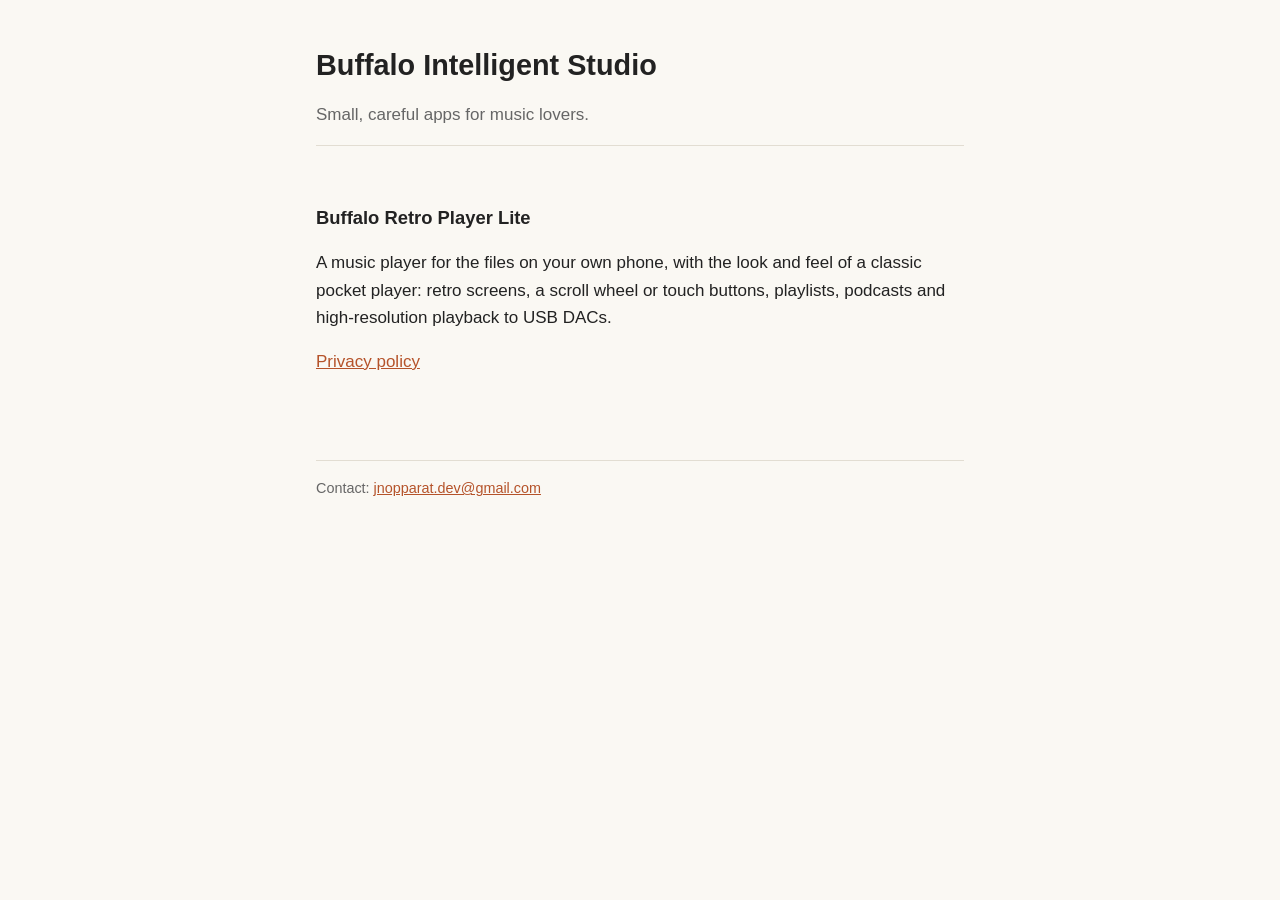
<file: index.html>
<!doctype html>
<html lang="en">
<head>
<meta charset="utf-8">
<meta name="viewport" content="width=device-width, initial-scale=1">
<title>Buffalo Intelligent Studio</title>
<link rel="stylesheet" href="style.css">
</head>
<body>
<main>
  <h1>Buffalo Intelligent Studio</h1>
  <p class="dim">Small, careful apps for music lovers.</p>

  <section class="app">
    <h2>Buffalo Retro Player Lite</h2>
    <p>A music player for the files on your own phone, with the look and feel
      of a classic pocket player: retro screens, a scroll wheel or touch
      buttons, playlists, podcasts and high-resolution playback to USB DACs.</p>
    <p><a href="privacy-lite/">Privacy policy</a></p>
  </section>

  <footer>Contact: <a href="mailto:jnopparat.dev@gmail.com">jnopparat.dev@gmail.com</a></footer>
</main>
</body>
</html>
</file>
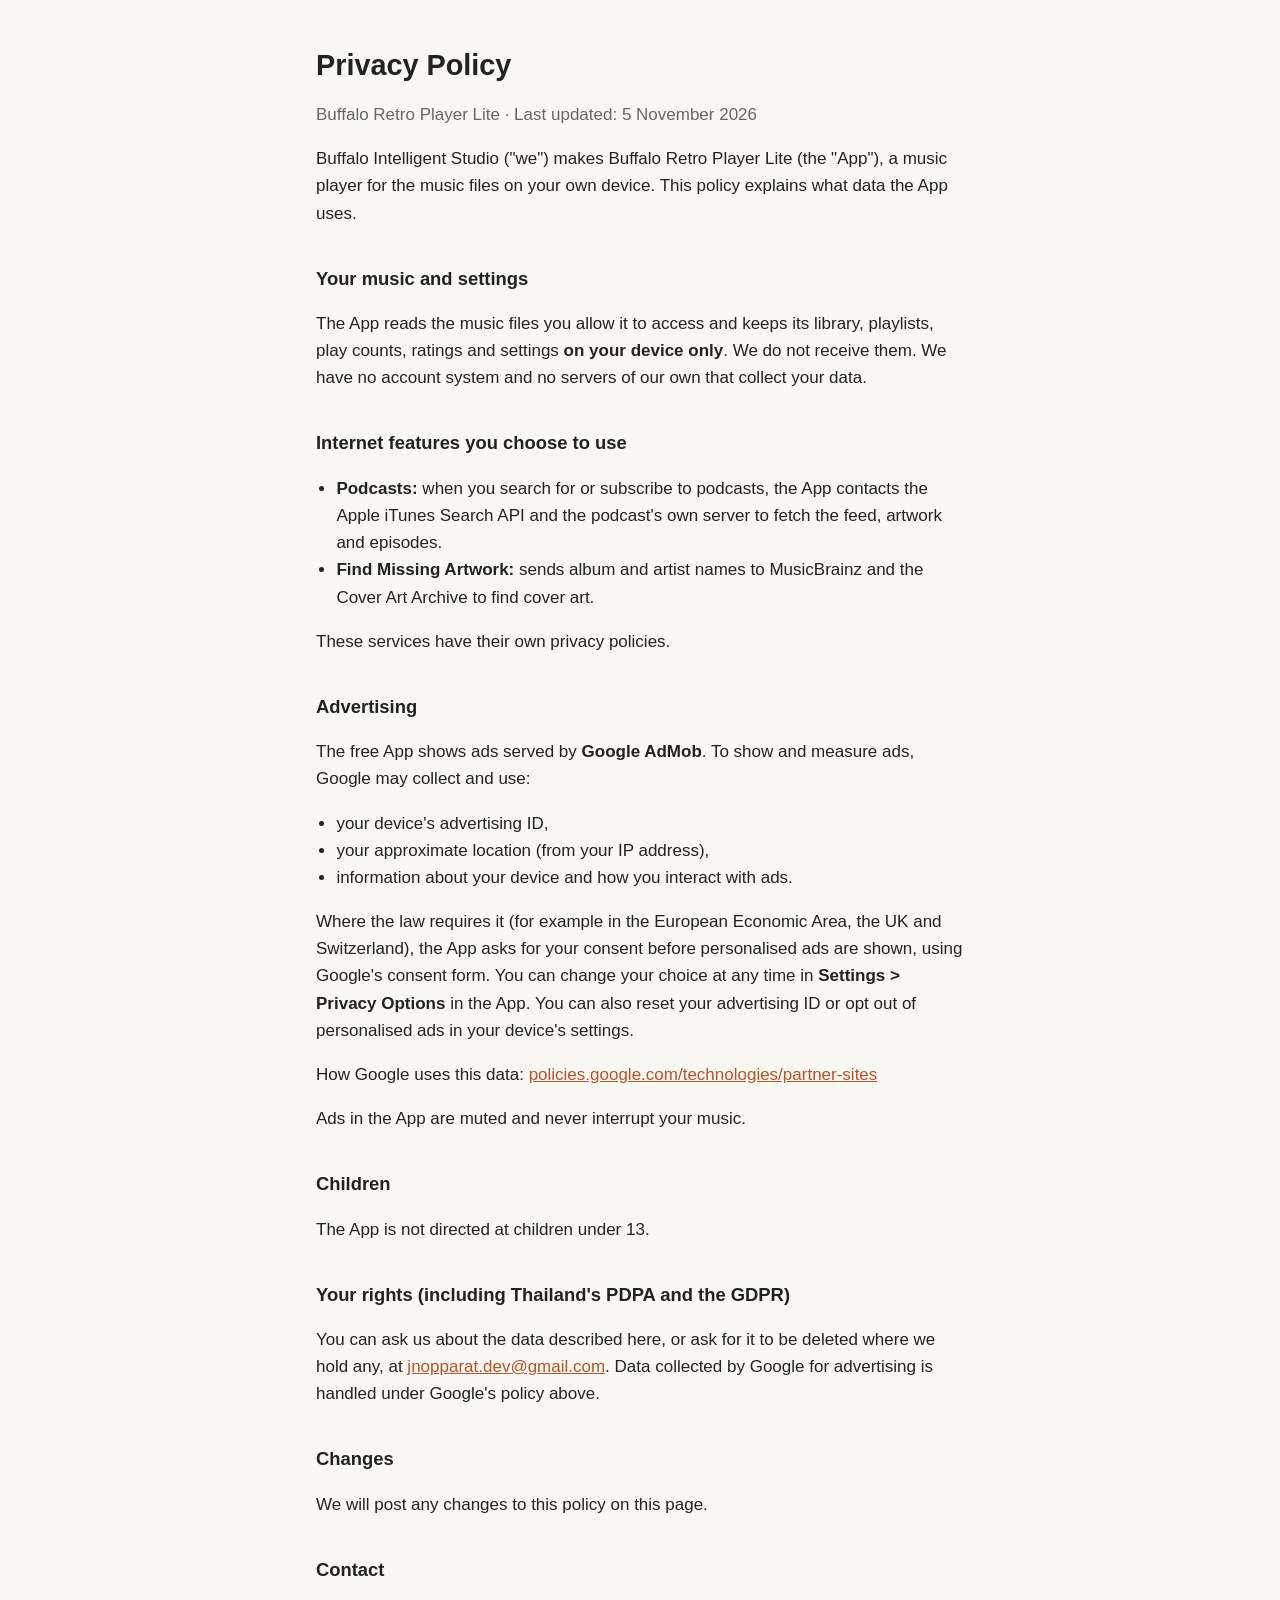
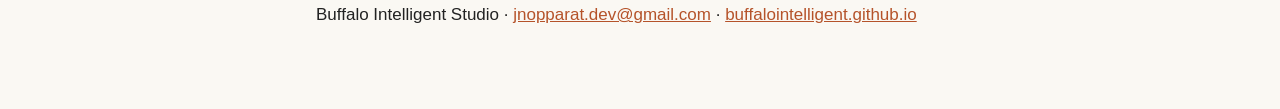
<file: privacy-lite/index.html>
<!doctype html>
<html lang="en">
<head>
<meta charset="utf-8">
<meta name="viewport" content="width=device-width, initial-scale=1">
<title>Privacy Policy – Buffalo Retro Player Lite</title>
<link rel="stylesheet" href="../style.css">
</head>
<body>
<main>
  <h1>Privacy Policy</h1>
  <p class="dim">Buffalo Retro Player Lite · Last updated: 5 November 2026</p>

  <p>Buffalo Intelligent Studio ("we") makes Buffalo Retro Player Lite (the
    "App"), a music player for the music files on your own device. This
    policy explains what data the App uses.</p>

  <h2>Your music and settings</h2>
  <p>The App reads the music files you allow it to access and keeps its
    library, playlists, play counts, ratings and settings <strong>on your
    device only</strong>. We do not receive them. We have no account system
    and no servers of our own that collect your data.</p>

  <h2>Internet features you choose to use</h2>
  <ul>
    <li><strong>Podcasts:</strong> when you search for or subscribe to
      podcasts, the App contacts the Apple iTunes Search API and the
      podcast's own server to fetch the feed, artwork and episodes.</li>
    <li><strong>Find Missing Artwork:</strong> sends album and artist names
      to MusicBrainz and the Cover Art Archive to find cover art.</li>
  </ul>
  <p>These services have their own privacy policies.</p>

  <h2>Advertising</h2>
  <p>The free App shows ads served by <strong>Google AdMob</strong>. To show
    and measure ads, Google may collect and use:</p>
  <ul>
    <li>your device's advertising ID,</li>
    <li>your approximate location (from your IP address),</li>
    <li>information about your device and how you interact with ads.</li>
  </ul>
  <p>Where the law requires it (for example in the European Economic Area,
    the UK and Switzerland), the App asks for your consent before
    personalised ads are shown, using Google's consent form. You can change
    your choice at any time in <strong>Settings &gt; Privacy Options</strong>
    in the App. You can also reset your advertising ID or opt out of
    personalised ads in your device's settings.</p>
  <p>How Google uses this data:
    <a href="https://policies.google.com/technologies/partner-sites">policies.google.com/technologies/partner-sites</a></p>
  <p>Ads in the App are muted and never interrupt your music.</p>

  <h2>Children</h2>
  <p>The App is not directed at children under 13.</p>

  <h2>Your rights (including Thailand's PDPA and the GDPR)</h2>
  <p>You can ask us about the data described here, or ask for it to be
    deleted where we hold any, at
    <a href="mailto:jnopparat.dev@gmail.com">jnopparat.dev@gmail.com</a>. Data collected by
    Google for advertising is handled under Google's policy above.</p>

  <h2>Changes</h2>
  <p>We will post any changes to this policy on this page.</p>

  <h2>Contact</h2>
  <p>Buffalo Intelligent Studio ·
    <a href="mailto:jnopparat.dev@gmail.com">jnopparat.dev@gmail.com</a> ·
    <a href="https://buffalointelligent.github.io">buffalointelligent.github.io</a></p>
</main>
</body>
</html>
</file>
<file: style.css>
:root { --bg: #faf8f3; --text: #222; --dim: #666; --accent: #b5532a; --line: #e2ddd2; }
@media (prefers-color-scheme: dark) {
  :root { --bg: #1b1a18; --text: #ece8df; --dim: #a29c90; --accent: #e08a5f; --line: #36332e; }
}
* { box-sizing: border-box; }
body { margin: 0; background: var(--bg); color: var(--text);
  font: 17px/1.6 -apple-system, BlinkMacSystemFont, "Segoe UI", Roboto, sans-serif; }
main { max-width: 680px; margin: 0 auto; padding: 48px 16px 64px; }
h1 { font-size: 1.8rem; line-height: 1.25; margin: 0 0 4px; }
h2 { font-size: 1.15rem; margin: 2em 0 0.4em; }
.dim { color: var(--dim); }
a { color: var(--accent); }
ul { padding-left: 1.2em; }
.app { border-top: 1px solid var(--line); padding: 20px 0; }
footer { margin-top: 48px; border-top: 1px solid var(--line); padding-top: 16px;
  color: var(--dim); font-size: 0.9rem; }
</file>
